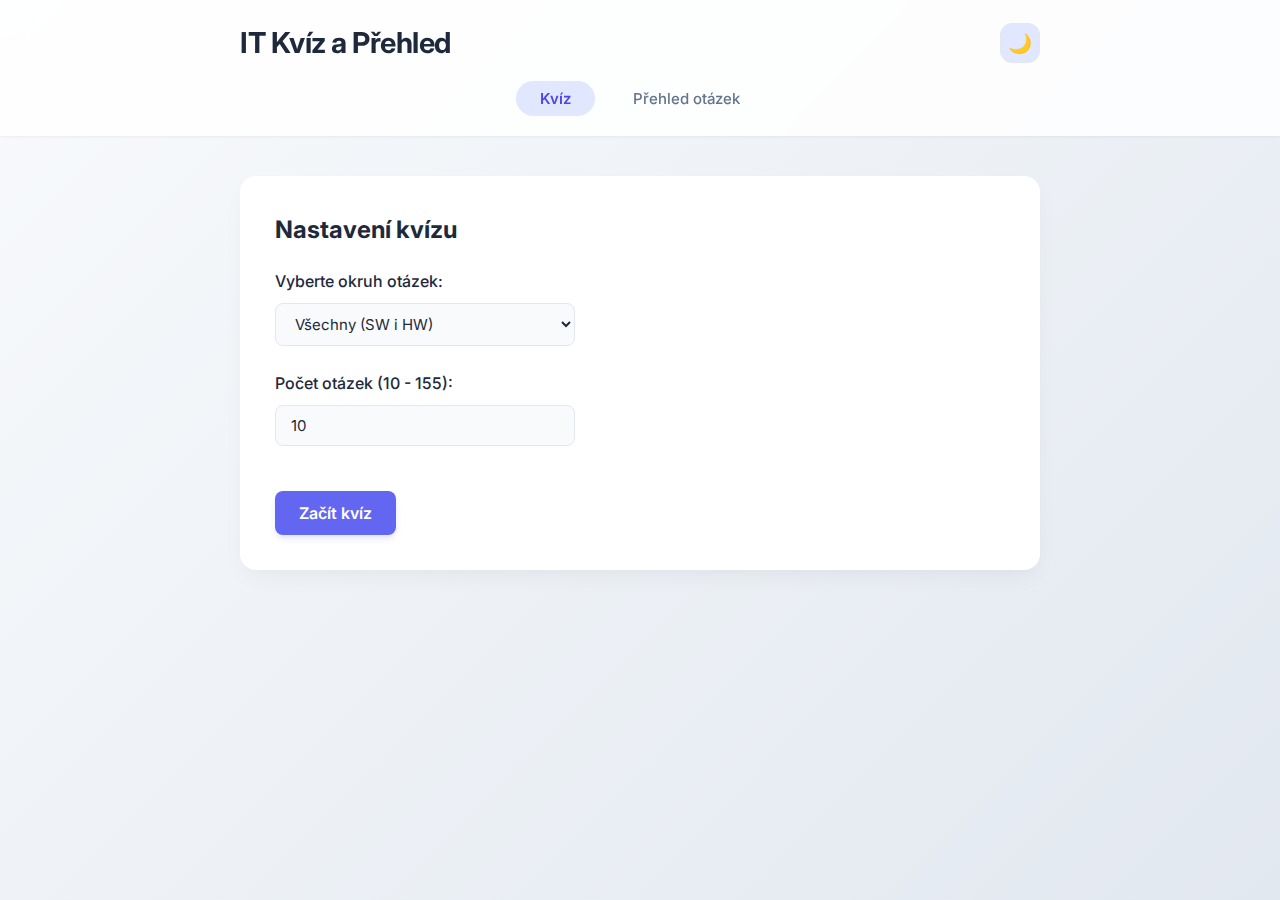
<file: finals-prep/modified-maturita-quiz/index.html>
<!doctype html>
<html lang="cs" data-theme="light">
  <head>
    <meta charset="UTF-8" />
    <meta name="viewport" content="width=device-width, initial-scale=1.0" />
    <title>IT Kvíz a Přehled</title>
    <link rel="preconnect" href="https://fonts.googleapis.com" />
    <link rel="preconnect" href="https://fonts.gstatic.com" crossorigin />
    <link
      href="https://fonts.googleapis.com/css2?family=Inter:wght@400;500;600;700&display=swap"
      rel="stylesheet"
    />
    <link rel="stylesheet" href="./style.css" />
  </head>
  <body>
    <header>
      <div class="header-content">
        <h1>IT Kvíz a Přehled</h1>
        <button
          id="theme-toggle"
          class="theme-btn"
          title="Přepnout tmavý/světlý režim"
        >
          <span class="icon">🌙</span>
        </button>
      </div>
      <nav>
        <button id="nav-quiz" class="active">Kvíz</button>
        <button id="nav-review">Přehled otázek</button>
      </nav>
    </header>

    <main>
      <section id="quiz-section">
        <div id="quiz-setup">
          <h2>Nastavení kvízu</h2>

          <div class="form-group">
            <label for="quiz-category">Vyberte okruh otázek:</label>
            <select id="quiz-category">
              <option value="all">Všechny (SW i HW)</option>
              <option value="sw">Pouze SW</option>
              <option value="hw">Pouze HW</option>
            </select>
          </div>

          <div class="form-group">
            <label for="quiz-count"
              >Počet otázek (10 -
              <span id="max-count-display">...</span>):</label
            >
            <input type="number" id="quiz-count" min="10" value="10" />
          </div>

          <button id="start-btn" class="btn-primary">Začít kvíz</button>
        </div>

        <div id="quiz-container" class="hidden">
          <div class="progress">
            Otázka <span id="current-q-num">1</span> z
            <span id="total-q-num">10</span>
          </div>
          <h3 id="question-text"></h3>
          <div id="answers-container"></div>
          <p id="feedback" class="hidden"></p>
          <div style="display: flex; gap: 15px; flex-wrap: wrap">
            <button id="next-btn" class="btn-primary hidden">
              Další otázka
            </button>
            <button id="end-early-btn" class="btn-danger">
              Ukončit předčasně
            </button>
          </div>
        </div>

        <div id="quiz-result" class="hidden">
          <h2>Konec kvízu!</h2>
          <p class="score-text">
            Vaše skóre: <span id="score-display" class="highlight">0</span> /
            <span id="score-total">0</span>
          </p>
          <button id="restart-btn" class="btn-primary">Hrát znovu</button>
        </div>
      </section>

      <section id="review-section" class="hidden">
        <h2>Přehled všech otázek</h2>
        <div id="review-filters">
          <button class="filter-btn active" data-filter="all">Všechny</button>
          <button class="filter-btn" data-filter="sw">Software</button>
          <button class="filter-btn" data-filter="hw">Hardware</button>
        </div>
        <div id="review-container"></div>
      </section>
    </main>

    <script src="index.js"></script>
  </body>
</html>
</file>
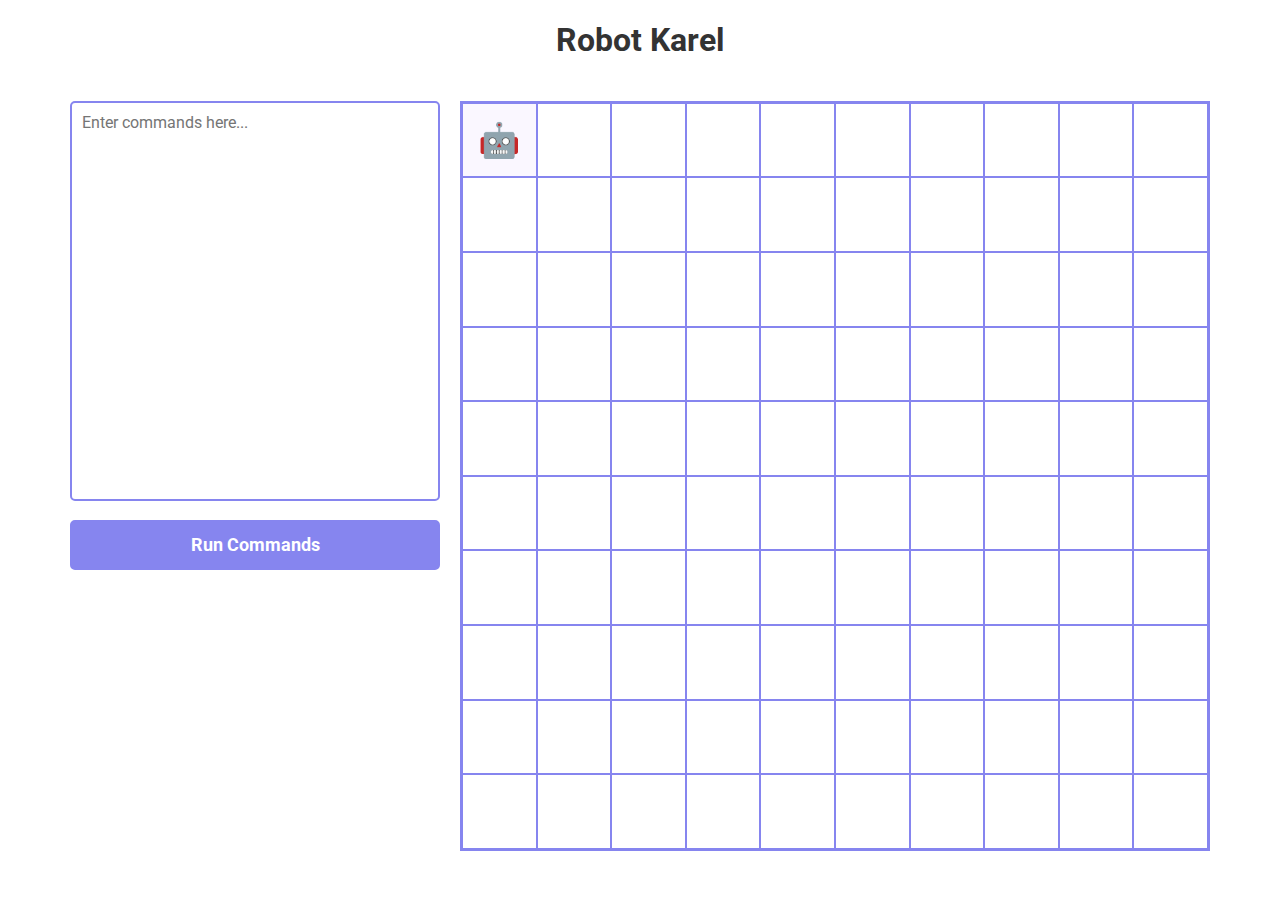
<file: Robot Karel/JS Version/index.html>
<!DOCTYPE html>
<html lang="en">
  <head>
    <meta charset="UTF-8" />
    <meta name="viewport" content="width=device-width, initial-scale=1.0" />
    <title>Robot Karel</title>
    <link rel="stylesheet" href="style.css" />
    <link rel="preconnect" href="https://fonts.googleapis.com" />
    <link rel="preconnect" href="https://fonts.gstatic.com" crossorigin />
    <link
      href="https://fonts.googleapis.com/css2?family=Roboto:wght@400;500;700&display=swap"
      rel="stylesheet"
    />
  </head>
  <body>
    <h1>Robot Karel</h1>
    <div class="container">
      <div class="commands-container">
        <form id="commandsForm">
          <textarea
            id="commands"
            placeholder="Enter commands here..."
          ></textarea>
          <button type="submit">Run Commands</button>
        </form>
        <h2 class="direction"></h2>
      </div>

      <div id="grid" class="grid"></div>
    </div>

    <script src="index.js"></script>
  </body>
</html>
</file>
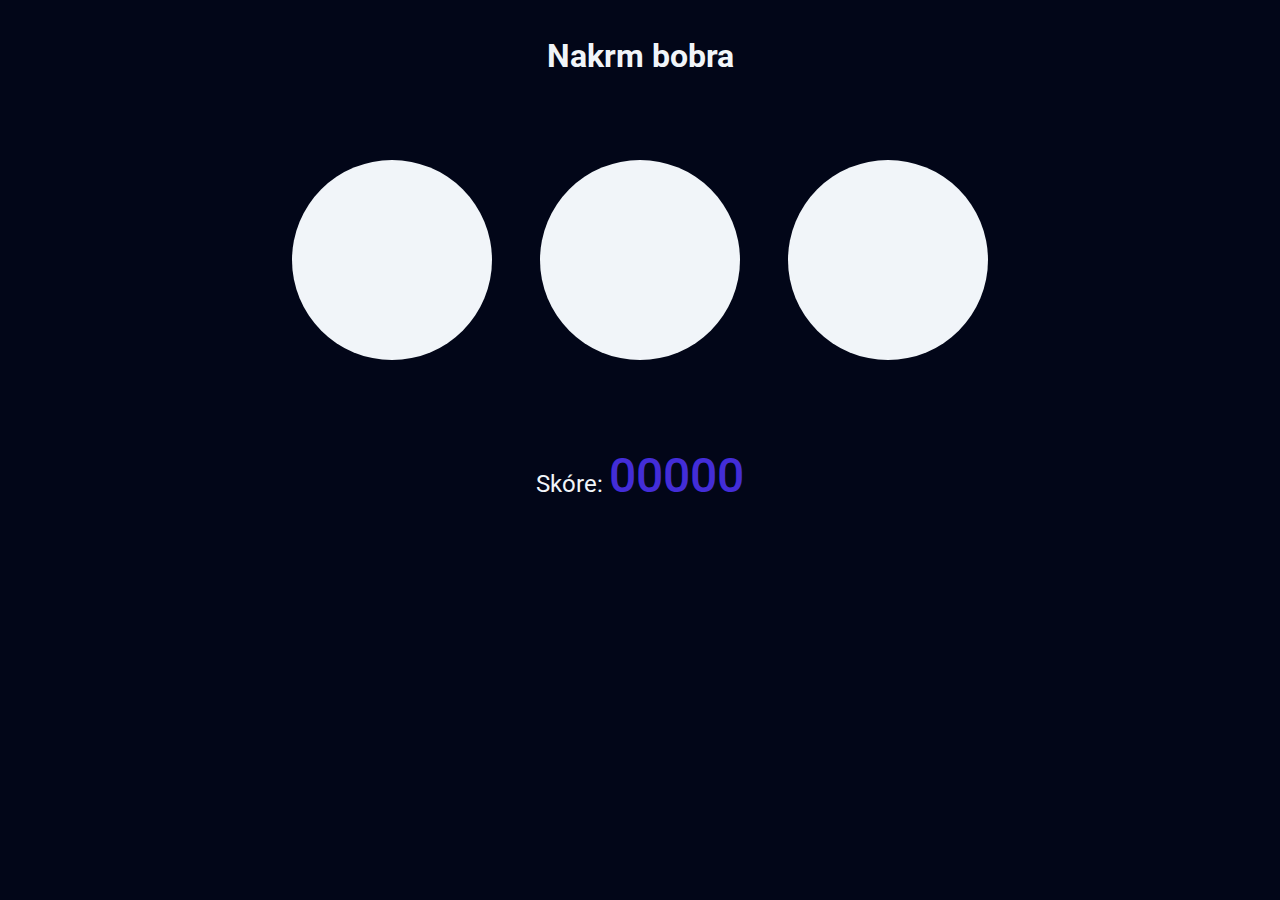
<file: finals-prep/past-exams/beaver/web/index.html>
<!doctype html>
<html lang="cs">
  <head>
    <meta charset="UTF-8" />
    <meta name="viewport" content="width=device-width, initial-scale=1.0" />
    <title>Nakrm bobra</title>
    <link rel="stylesheet" href="style.css" />
    <link rel="preconnect" href="https://fonts.googleapis.com" />
    <link rel="preconnect" href="https://fonts.gstatic.com" crossorigin />
    <link
      href="https://fonts.googleapis.com/css2?family=Roboto:ital,wght@0,100..900;1,100..900&display=swap"
      rel="stylesheet"
    />
  </head>
  <body>
    <header class="header">
      <h1 class="header__title">Nakrm bobra</h1>
    </header>
    <main class="game">
      <div class="game__board">
        <div class="game__hole">
          <div class="game__beaver"></div>
        </div>
        <div class="game__hole">
          <div class="game__beaver"></div>
        </div>
        <div class="game__hole">
          <div class="game__beaver"></div>
        </div>
      </div>

      <p class="game__score-text">
        Skóre: <span class="game__score-value" id="score">00000</span>
      </p>
    </main>

    <script src="index.js"></script>
  </body>
</html>
</file>
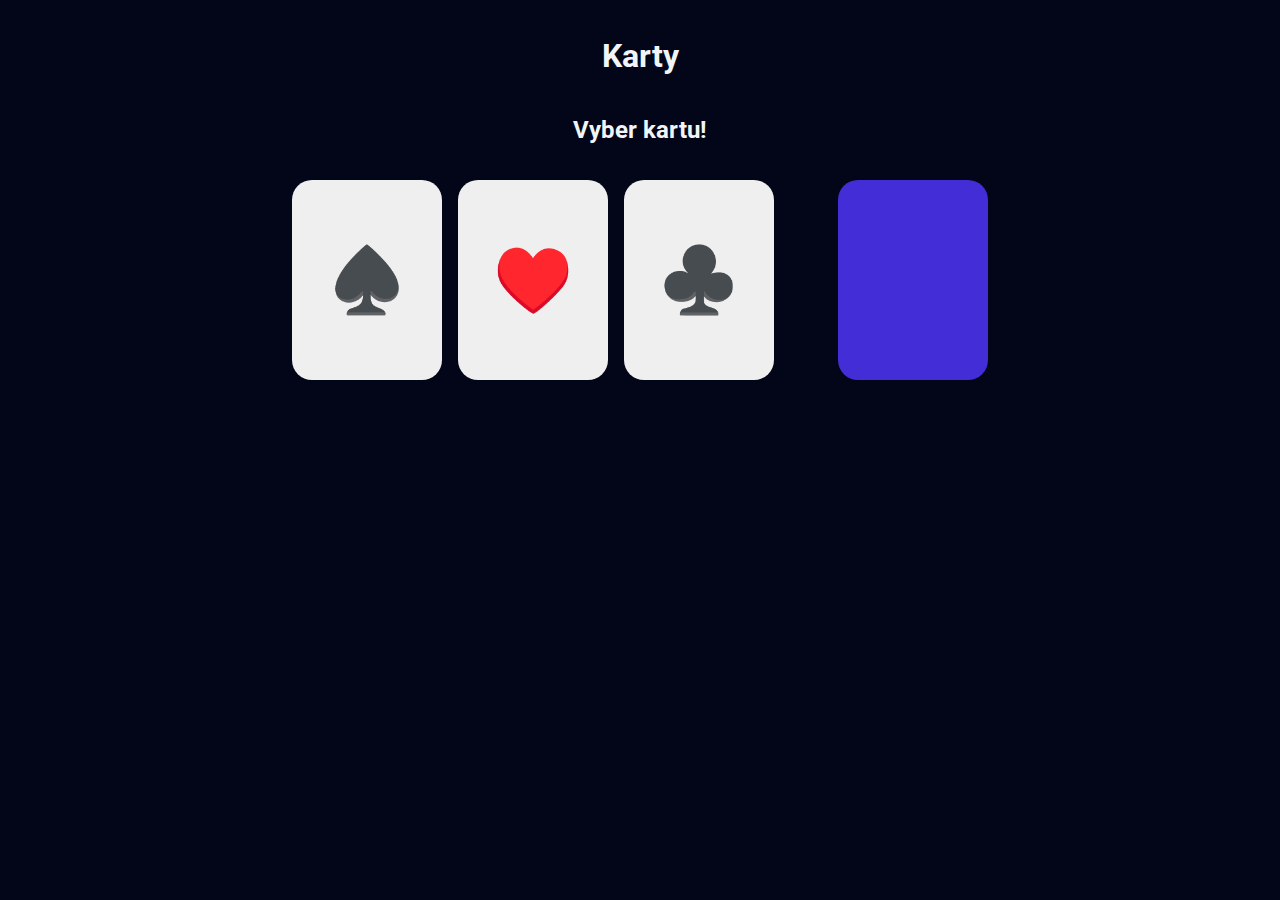
<file: finals-prep/past-exams/cards/web/index.html>
<!doctype html>
<html lang="en">
  <head>
    <meta charset="UTF-8" />
    <meta name="viewport" content="width=device-width, initial-scale=1.0" />
    <title>Karty</title>
    <link rel="stylesheet" href="style.css" />
    <link rel="preconnect" href="https://fonts.googleapis.com" />
    <link rel="preconnect" href="https://fonts.gstatic.com" crossorigin />
    <link
      href="https://fonts.googleapis.com/css2?family=Roboto:ital,wght@0,100..900;1,100..900&display=swap"
      rel="stylesheet"
    />
  </head>
  <body>
    <header class="header">
      <h1 class="header__title">Karty</h1>
    </header>
    <main class="game">
      <h2 class="game__result" id="resultText">Vyber kartu!</h2>
      <div class="game__board">
        <div class="game__options">
          <button class="game__card game__card--symbol" data-symbol="spade">
            ♠️
          </button>
          <button class="game__card game__card--symbol" data-symbol="heart">
            ♥️
          </button>
          <button class="game__card game__card--symbol" data-symbol="club">
            ♣️
          </button>
        </div>
        <div class="game__target">
          <div class="game__card game__card--hidden"></div>
        </div>
      </div>
    </main>

    <script src="index.js"></script>
  </body>
</html>
</file>
<file: finals-prep/modified-maturita-quiz/style.css>
:root {
  --primary-color: #6366f1;
  --primary-hover: #4f46e5;
  --bg-gradient: linear-gradient(135deg, #f8fafc 0%, #e2e8f0 100%);
  --text-main: #1e293b;
  --text-muted: #64748b;
  --card-bg: #ffffff;
  --correct-color: #10b981;
  --wrong-color: #ef4444;
  --border-color: #e2e8f0;

  --header-bg: rgba(255, 255, 255, 0.85);
  --nav-hover-bg: #f1f5f9;
  --nav-active-bg: #e0e7ff;
  --input-bg: #f8fafc;
  --box-bg: #f1f5f9;
}

[data-theme="dark"] {
  --primary-color: #818cf8;
  --primary-hover: #a5b4fc;
  --bg-gradient: linear-gradient(135deg, #0f172a 0%, #1e293b 100%);
  --text-main: #f8fafc;
  --text-muted: #94a3b8;
  --card-bg: #1e293b;
  --border-color: #334155;

  --header-bg: rgba(15, 23, 42, 0.85);
  --nav-hover-bg: #334155;
  --nav-active-bg: rgba(99, 102, 241, 0.2);
  --input-bg: #0f172a;
  --box-bg: #0f172a;
}

* {
  box-sizing: border-box;
  font-family:
    "Inter",
    system-ui,
    -apple-system,
    sans-serif;
  transition:
    background-color 0.3s ease,
    color 0.3s ease,
    border-color 0.3s ease;
}

body {
  background: var(--bg-gradient);
  color: var(--text-main);
  margin: 0;
  padding: 0;
  min-height: 100vh;
  line-height: 1.6;
}

header {
  background: var(--header-bg);
  backdrop-filter: blur(10px);
  padding: 20px;
  text-align: center;
  box-shadow: 0 1px 3px rgba(0, 0, 0, 0.05);
  position: sticky;
  top: 0;
  z-index: 10;
}

.header-content {
  display: flex;
  justify-content: space-between;
  align-items: center;
  max-width: 800px;
  margin: 0 auto 15px auto;
}

header h1 {
  margin: 0;
  font-size: 1.8rem;
  color: var(--text-main);
  font-weight: 700;
  letter-spacing: -0.5px;
}

.theme-btn {
  background: var(--nav-active-bg);
  border: 1px solid var(--border-color);
  width: 40px;
  height: 40px;
  border-radius: 12px;
  cursor: pointer;
  display: flex;
  align-items: center;
  justify-content: center;
  font-size: 1.2rem;
  transition: all 0.2s ease;
}

.theme-btn:hover {
  transform: scale(1.05);
}

nav button {
  background: none;
  border: none;
  font-size: 15px;
  font-weight: 500;
  color: var(--text-muted);
  padding: 8px 24px;
  margin: 0 5px;
  cursor: pointer;
  border-radius: 20px;
  transition: all 0.2s ease;
}

nav button:hover {
  background-color: var(--nav-hover-bg);
  color: var(--text-main);
}

nav button.active {
  background-color: var(--nav-active-bg);
  color: var(--primary-hover);
  font-weight: 600;
}

main {
  max-width: 800px;
  margin: 40px auto;
  padding: 35px;
  background: var(--card-bg);
  border-radius: 16px;
  box-shadow:
    0 10px 25px -5px rgba(0, 0, 0, 0.05),
    0 8px 10px -6px rgba(0, 0, 0, 0.01);
}

.hidden {
  display: none !important;
}

h2 {
  margin-top: 0;
  font-weight: 700;
  color: var(--text-main);
}

.btn-primary {
  background-color: var(--primary-color);
  color: white;
  border: none;
  padding: 12px 24px;
  font-size: 16px;
  font-weight: 600;
  border-radius: 8px;
  cursor: pointer;
  margin-top: 20px;
  transition: all 0.2s ease;
  box-shadow: 0 4px 6px -1px rgba(99, 102, 241, 0.2);
}

.btn-primary:hover {
  background-color: var(--primary-hover);
  transform: translateY(-2px);
  box-shadow: 0 6px 8px -1px rgba(99, 102, 241, 0.3);
}

.form-group {
  margin-bottom: 25px;
}

.form-group label {
  display: block;
  margin-bottom: 8px;
  font-weight: 500;
  color: var(--text-main);
}

select,
input[type="number"] {
  width: 100%;
  max-width: 300px;
  padding: 10px 15px;
  font-size: 15px;
  border: 1px solid var(--border-color);
  border-radius: 8px;
  background-color: var(--input-bg);
  color: var(--text-main);
  outline: none;
  transition: border-color 0.2s ease;
  cursor: pointer;
}

input[type="number"] {
  cursor: text;
}

select:focus,
input[type="number"]:focus {
  border-color: var(--primary-color);
  box-shadow: 0 0 0 3px rgba(99, 102, 241, 0.1);
}

.progress {
  font-size: 13px;
  font-weight: 600;
  color: var(--primary-color);
  background: var(--nav-active-bg);
  display: inline-block;
  padding: 4px 12px;
  border-radius: 20px;
  margin-bottom: 15px;
}

#question-text {
  font-size: 1.3rem;
  margin-bottom: 25px;
  line-height: 1.4;
}

.answer-btn {
  display: block;
  width: 100%;
  text-align: left;
  padding: 15px 20px;
  margin-bottom: 12px;
  border: 2px solid var(--border-color);
  border-radius: 10px;
  background: var(--card-bg);
  color: var(--text-main);
  font-size: 15px;
  font-weight: 500;
  cursor: pointer;
  transition: all 0.2s ease;
}

.answer-btn:hover:not(:disabled) {
  border-color: var(--primary-color);
  background: var(--input-bg);
  transform: translateX(4px);
}

.answer-btn:disabled {
  cursor: default;
}

.answer-btn.correct {
  background-color: rgba(16, 185, 129, 0.1);
  color: var(--correct-color);
  border-color: var(--correct-color);
}

.answer-btn.wrong {
  background-color: rgba(239, 68, 68, 0.1);
  color: var(--wrong-color);
  border-color: var(--wrong-color);
}

#feedback {
  font-weight: 600;
  font-size: 16px;
  margin-top: 20px;
  padding: 12px;
  border-radius: 8px;
  animation: fadeIn 0.3s ease-in;
}

#feedback.success {
  background-color: rgba(16, 185, 129, 0.1);
  color: var(--correct-color);
}

#feedback.error {
  background-color: rgba(239, 68, 68, 0.1);
  color: var(--wrong-color);
}

.score-text {
  font-size: 1.2rem;
  margin: 20px 0;
}

.highlight {
  color: var(--primary-color);
  font-size: 1.5rem;
  font-weight: 700;
}

#review-filters {
  margin-bottom: 30px;
  display: flex;
  gap: 10px;
  flex-wrap: wrap;
}

.filter-btn {
  padding: 8px 16px;
  border: 1px solid var(--border-color);
  background: var(--card-bg);
  color: var(--text-muted);
  cursor: pointer;
  border-radius: 20px;
  font-weight: 500;
  transition: all 0.2s ease;
}

.filter-btn:hover {
  border-color: var(--primary-color);
  color: var(--primary-color);
}

.filter-btn.active {
  background: var(--primary-color);
  color: white;
  border-color: var(--primary-color);
}

.review-item {
  padding: 20px;
  border: 1px solid var(--border-color);
  border-radius: 12px;
  margin-bottom: 15px;
  background: var(--input-bg);
  transition: transform 0.2s ease;
}

.review-item:hover {
  transform: translateY(-2px);
  box-shadow: 0 4px 6px -1px rgba(0, 0, 0, 0.05);
}

.review-question {
  font-weight: 600;
  font-size: 1.1rem;
  margin-bottom: 12px;
  color: var(--text-main);
}

.review-answer {
  color: var(--correct-color);
  font-weight: 500;
  margin: 0;
  display: flex;
  align-items: center;
  gap: 8px;
}

.tag {
  display: inline-block;
  padding: 4px 8px;
  font-size: 12px;
  font-weight: 600;
  background: var(--nav-active-bg);
  color: var(--primary-color);
  border-radius: 6px;
  margin-right: 10px;
  vertical-align: middle;
}

.explanation-box {
  margin-top: 15px;
  padding: 15px;
  background-color: var(--box-bg);
  border-left: 4px solid var(--primary-color);
  border-radius: 0 8px 8px 0;
  font-size: 14px;
  line-height: 1.6;
  color: var(--text-muted);
  animation: fadeIn 0.4s ease-out;
}

.explanation-box strong {
  color: var(--text-main);
}

@keyframes fadeIn {
  from {
    opacity: 0;
    transform: translateY(10px);
  }
  to {
    opacity: 1;
    transform: translateY(0);
  }
}

.btn-danger {
  background-color: transparent;
  color: var(--wrong-color);
  border: 2px solid var(--wrong-color);
  padding: 12px 24px;
  font-size: 16px;
  font-weight: 600;
  border-radius: 8px;
  cursor: pointer;
  margin-top: 20px;
  transition: all 0.2s ease;
}

.btn-danger:hover {
  background-color: rgba(239, 68, 68, 0.1);
  transform: translateY(-2px);
}
</file>
<file: Robot Karel/JS Version/style.css>
* {
  font-family: "Roboto", serif;
  box-sizing: border-box;
  color: #333333;
}

h1 {
  text-align: center;
}

.container {
  display: flex;
  flex-direction: row;
  align-items: flex-start;
  justify-content: center;
  gap: 20px;
  padding: 20px;
}

.grid {
  display: grid;
  grid-template-columns: repeat(10, 1fr);
  grid-template-rows: repeat(10, 1fr);
  width: 750px;
  height: 750px;
  border: 2px solid #8685ef;
}

.cell {
  display: flex;
  align-items: center;
  justify-content: center;
  border: 1px solid #8685ef;
  position: relative;
  font-size: 34px;
  overflow: hidden;
  text-overflow: ellipsis;
  white-space: nowrap;
}

.karel {
  background-color: #faf7ff;
  font-weight: bold;
  display: flex;
  align-items: center;
  justify-content: center;
}

textarea {
  width: 100%;
  height: 400px;
  padding: 10px;
  font-size: 16px;
  border: 2px solid #8685ef;
  border-radius: 5px;
  resize: none;
}

button {
  background-color: #8685ef;
  width: 100%;
  height: 50px;
  border: none;
  border-radius: 5px;
  font-size: 18px;
  font-weight: 700;
  color: #fff;
  margin-top: 15px;
  transition: 0.3s;
  border: 2px solid #8685ef;
  cursor: pointer;
}
button:hover {
  background-color: #faf7ff;
  border: 2px solid #8685ef;
  color: #8685ef;
}

@media (max-width: 768px) {
  .container {
    flex-direction: column;
    align-items: center;
  }
  .container .grid-container {
    width: 100%;
    max-width: 400px;
    height: 400px;
    grid-template-columns: repeat(10, 1fr);
    grid-template-rows: repeat(10, 1fr);
  }
  .container textarea {
    height: 300px;
  }
  .container textarea button {
    font-size: 16px;
  }
}
@media (max-width: 480px) {
  #main-h1 {
    font-size: 36px;
  }
  textarea {
    height: 200px;
  }
  textarea button {
    height: 40px;
    font-size: 14px;
  }
  .grid-container {
    width: 100%;
    max-width: 300px;
    height: 300px;
  }
}/*# sourceMappingURL=style.css.map */
</file>
<file: finals-prep/past-exams/cards/web/style.css>
:root {
  --dark-clr: oklch(12.9% 0.042 264.695);
  --light-clr: oklch(96.8% 0.007 247.896);
  --indigo-clr: oklch(45.7% 0.24 277.023);
  --green-clr: oklch(79.2% 0.209 151.711);
  --red-clr: oklch(63.7% 0.237 25.331);
}

/* --- CSS Reset --- */
*,
*::before,
*::after {
  box-sizing: border-box;
}

* {
  margin: 0;
  padding: 0;
}

body {
  line-height: 1.5;
  min-height: 100vh;
  font-family: Roboto, Arial, sans-serif;
  background-color: var(--dark-clr);
  color: var(--light-clr);
}

img,
video,
svg,
picture {
  display: block;
  max-width: 100%;
}

input,
button,
textarea {
  font-family: inherit;
}

/* --- Header --- */
.header__title {
  padding: 2rem 1rem;
  text-align: center;
}

/* --- Game board --- */
.game {
  display: flex;
  justify-content: center;
  align-items: center;
  flex-direction: column;
  gap: 2rem;
}

.game__board {
  display: flex;
  justify-content: center;
  align-items: center;
  flex-wrap: wrap;
  gap: 4rem;
}

.game__options {
  display: flex;
  justify-content: center;
  align-items: center;
  flex-wrap: wrap;
  gap: 1rem;
}

.game__card {
  width: 150px;
  height: 200px;
  border: none;
  border-radius: 20px;
  font-size: 4rem;
  cursor: pointer;
  transition: all 0.3s;
  display: flex;
  justify-content: center;
  align-items: center;
}

.game__card--hidden {
  background-color: var(--indigo-clr);
  cursor: default;
}

.game__card:hover {
  scale: 1.1;
}

.game__card--hidden:hover {
  scale: 1;
}
</file>
<file: finals-prep/past-exams/beaver/web/style.css>
:root {
  --dark-clr: oklch(12.9% 0.042 264.695);
  --light-clr: oklch(96.8% 0.007 247.896);
  --indigo-clr: oklch(45.7% 0.24 277.023);
}

/* --- CSS Reset --- */
*,
*::before,
*::after {
  box-sizing: border-box;
}

* {
  padding: 0;
  margin: 0;
}

body {
  line-height: 1.5;
  min-height: 100vh;
  font-family: Roboto, Arial, sans-serif;
  background-color: var(--dark-clr);
  color: var(--light-clr);
}

img,
video,
svg,
picture {
  display: block;
  max-width: 100%;
}

input,
button,
textarea {
  font: inherit;
}

/* --- Header --- */
.header {
  padding: 2rem 1rem;
  text-align: center;
}

/* --- Game board --- */
.game {
  display: flex;
  justify-content: center;
  align-items: center;
  flex-direction: column;
  margin-top: 3rem;
  padding: 0 1rem;
}

.game__board {
  display: flex;
  justify-content: center;
  flex-wrap: wrap;
  max-width: 1000px;
  width: 100%;
  gap: 3rem;
}

.game__hole {
  background-color: var(--light-clr);
  width: 200px;
  height: 200px;
  border-radius: 50%;
  display: flex;
  justify-content: center;
  align-items: center;
  flex-shrink: 0;
}

.game__beaver {
  background-color: var(--indigo-clr);
  width: 100px;
  height: 100px;
  border-radius: 50%;
  flex-shrink: 0;
  cursor: pointer;
  opacity: 0;
  transform: scale(0.5);
  transition: all 0.2s cubic-bezier(0.175, 0.885, 0.32, 1.275);
}

.game__beaver--active {
  opacity: 1;
  transform: scale(1);
}

/* --- Score --- */
.game__score-text {
  margin-top: 5rem;
  font-size: 1.5rem;
}

.game__score-value {
  font-weight: 500;
  font-size: 3rem;
  color: var(--indigo-clr);
}
</file>
